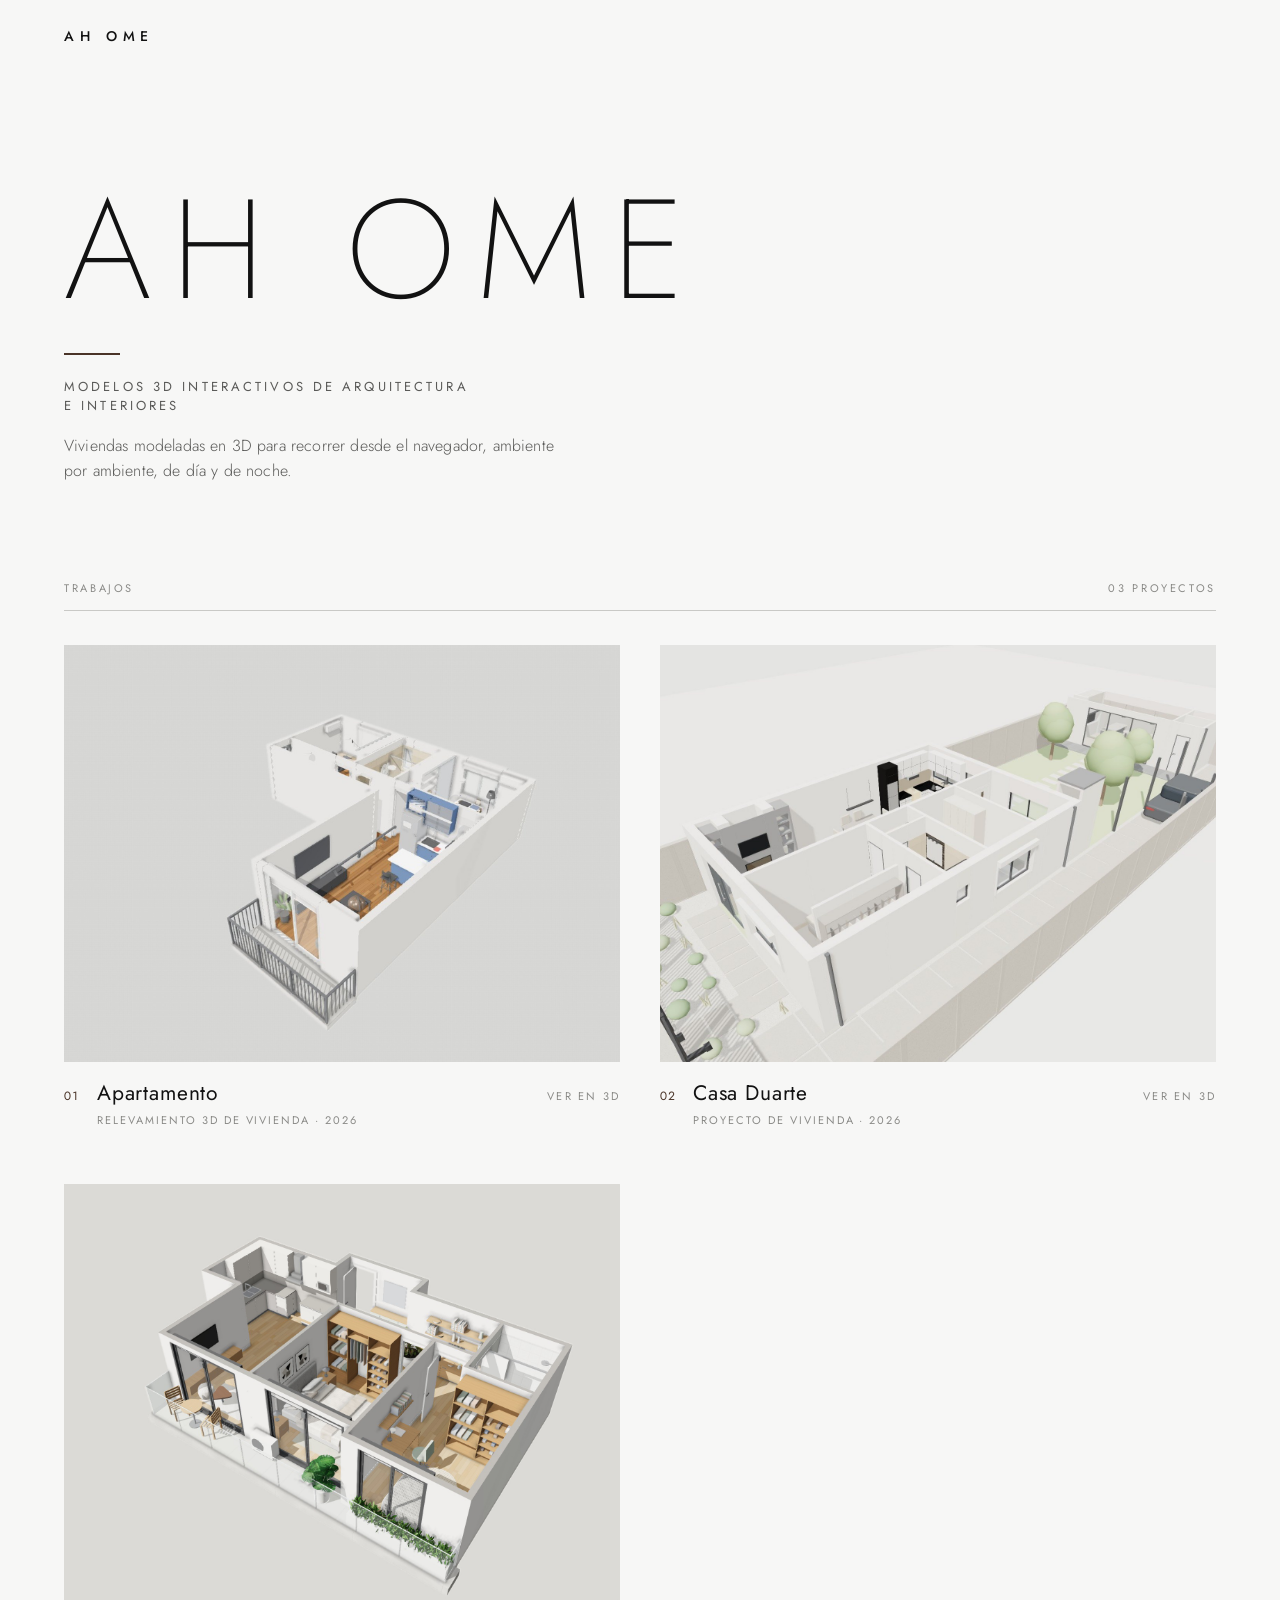
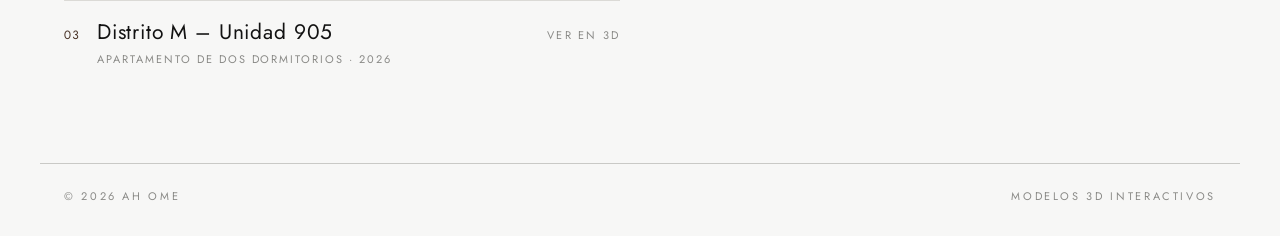
<file: index.html>
<!doctype html>
<html lang="es">
<head>
<meta charset="utf-8">
<meta name="viewport" content="width=device-width,initial-scale=1,viewport-fit=cover">
<title>AH OME</title>
<meta name="description" content="AH OME · Modelos 3D interactivos de arquitectura e interiores.">
<meta property="og:type" content="website">
<meta property="og:title" content="AH OME">
<meta property="og:description" content="Modelos 3D interactivos de arquitectura e interiores.">
<meta property="og:url" content="https://ahome-uy.github.io/">
<meta property="og:image" content="https://ahome-uy.github.io/og-negro.jpg">
<meta property="og:image:width" content="1200"><meta property="og:image:height" content="630">
<meta name="twitter:card" content="summary_large_image">
<link rel="icon" href="data:image/svg+xml,%3Csvg xmlns='http://www.w3.org/2000/svg' viewBox='0 0 32 32'%3E%3Crect width='32' height='32' fill='%23121212'/%3E%3Crect x='7' y='22' width='18' height='2' fill='%234A3428'/%3E%3Ctext x='16' y='19' font-family='Futura,Arial' font-size='11' letter-spacing='1' fill='white' text-anchor='middle'%3EAH%3C/text%3E%3C/svg%3E">
<link rel="preconnect" href="https://fonts.googleapis.com">
<link rel="stylesheet" href="https://fonts.googleapis.com/css2?family=Jost:wght@200;300;400;500&display=swap">
<link rel="stylesheet" href="estilo.css">
<script src="config.js"></script>
<script src="trabajos.js"></script>
<script src="sitio.js"></script>
</head>
<body>
  <header class="cabecera envoltura">
    <div class="fila">
      <a class="marca" href="./" id="marca"></a>
      <nav class="contacto" id="contacto" aria-label="Contacto"></nav>
    </div>
  </header>
  <main>
    <section class="portada envoltura">
      <h1 id="nombre"></h1>
      <div class="detalle" aria-hidden="true"></div>
      <p class="bajada" id="bajada"></p>
      <p class="texto" id="presentacion"></p>
    </section>
    <section class="seccion envoltura" aria-labelledby="rt">
      <div class="rotulo"><span class="etiqueta" id="rt">Trabajos</span><span class="etiqueta" id="cuenta"></span></div>
      <div class="grilla" id="grilla"><div class="vacio etiqueta">Cargando</div></div>
    </section>
  </main>
  <footer class="pie envoltura"><span class="etiqueta" id="pie-nombre"></span><span class="etiqueta">Modelos 3D interactivos</span></footer>

<script>
(function(){
  const S=window.SITIO||{}, C=S.contacto||{};
  const $=id=>document.getElementById(id);
  const esc=s=>String(s==null?'':s).replace(/[&<>"]/g,c=>({'&':'&amp;','<':'&lt;','>':'&gt;','"':'&quot;'}[c]));
  document.title=S.nombre||'Trabajos';
  $('marca').textContent=S.nombre||'Trabajos';
  $('nombre').textContent=S.nombre||'Trabajos';
  $('bajada').textContent=S.bajada||''; $('bajada').hidden=!S.bajada;
  $('presentacion').textContent=S.presentacion||''; $('presentacion').hidden=!S.presentacion;
  $('pie-nombre').textContent=`© ${new Date().getFullYear()} ${S.nombre||''}`;
  const links=[];
  if(C.email)links.push(`<a href="mailto:${esc(C.email)}">Email</a>`);
  if(C.whatsapp)links.push(`<a href="https://wa.me/${esc(String(C.whatsapp).replace(/\D/g,''))}" target="_blank" rel="noopener">WhatsApp</a>`);
  if(C.instagram)links.push(`<a href="https://instagram.com/${esc(String(C.instagram).replace(/^@/,''))}" target="_blank" rel="noopener">Instagram</a>`);
  $('contacto').innerHTML=links.join('');

  Portfolio.todos().then(items=>{
    const g=$('grilla');
    $('cuenta').textContent=items.length?String(items.length).padStart(2,'0')+(items.length===1?' proyecto':' proyectos'):'';
    if(!items.length){g.innerHTML='<div class="vacio etiqueta">Todavía no hay trabajos cargados</div>';return;}
    g.innerHTML='';
    items.forEach((t,i)=>{
      const a=document.createElement('a'); a.className='tarjeta'; a.href=`ver.html?t=${encodeURIComponent(t.id)}`;
      a.innerHTML=`<div class="img">${Portfolio.planta(t.id)}<img alt="" decoding="async"></div>
        <div class="pie-t"><span class="num">${String(i+1).padStart(2,'0')}</span><h2>${esc(t.titulo)}</h2><span class="ir">Ver en 3D</span>
        <div class="meta">${esc(Portfolio.meta(t))}</div></div>`;
      const img=a.querySelector('img'); img.hidden=true;
      img.onload=()=>{img.hidden=false;}; img.onerror=()=>img.remove();
      img.src=`trabajos/${encodeURIComponent(t.id)}/${encodeURIComponent(t.portada)}`;
      g.appendChild(a);
    });
  });
})();
</script>
</body>
</html>
</file>
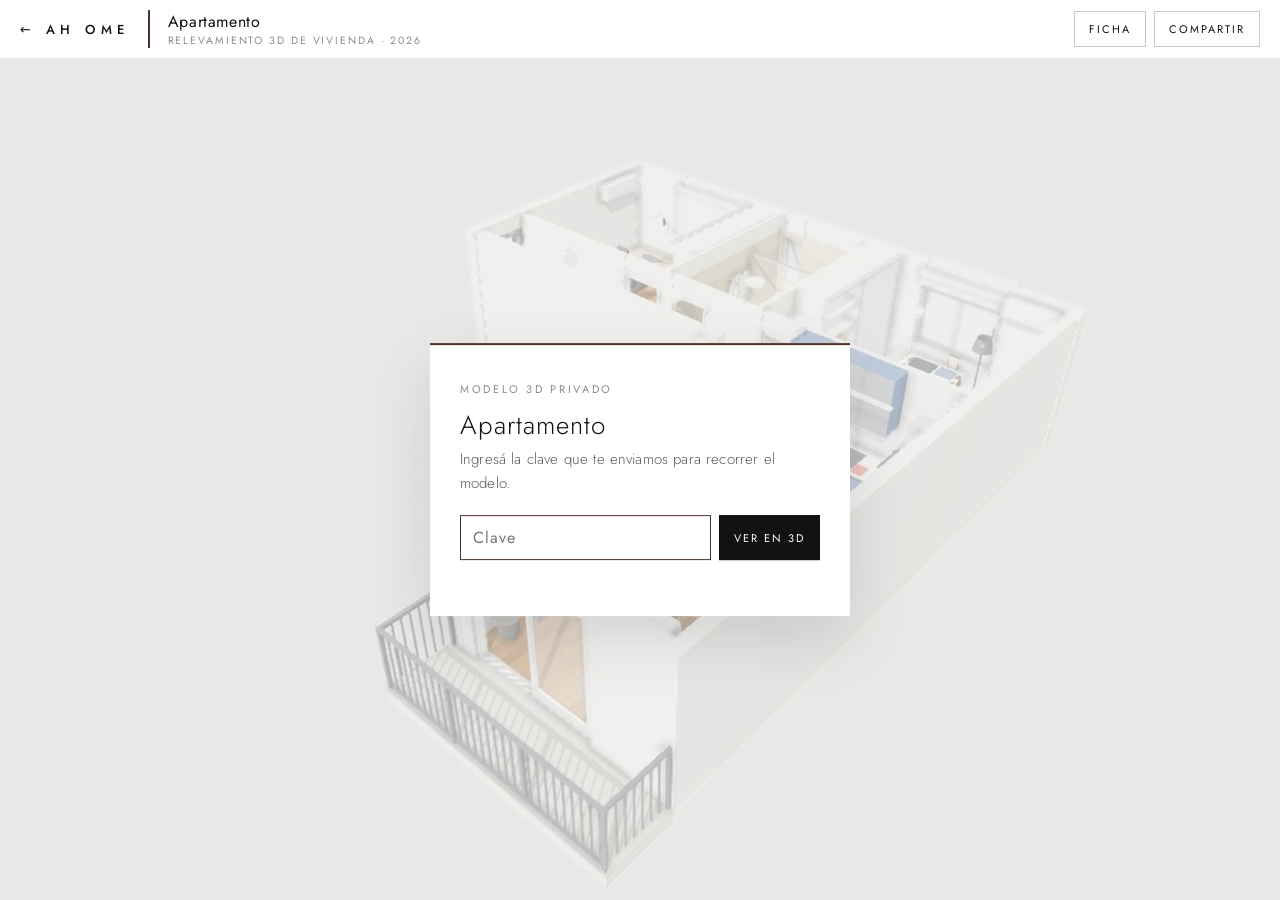
<file: apartamento/index.html>
<!doctype html>
<html lang="es"><head><meta charset="utf-8">
<meta name="viewport" content="width=device-width,initial-scale=1">
<title>Apartamento · AH OME</title>
<meta name="description" content="Relevamiento 3D de vivienda · 2026. Modelo 3D interactivo.">
<meta property="og:type" content="website">
<meta property="og:site_name" content="AH OME">
<meta property="og:title" content="Apartamento · AH OME">
<meta property="og:description" content="Modelo 3D interactivo · Relevamiento 3D de vivienda · 2026">
<meta property="og:url" content="https://ahome-uy.github.io/apartamento/">
<meta property="og:image" content="https://ahome-uy.github.io/trabajos/apartamento/og-negro.jpg">
<meta property="og:image:width" content="1200"><meta property="og:image:height" content="630">
<meta name="twitter:card" content="summary_large_image">
<meta http-equiv="refresh" content="0;url=../ver.html?t=apartamento">
<script>location.replace('../ver.html?t=apartamento'+location.hash);</script>
<style>body{margin:0;background:#F7F7F6}</style>
</head><body></body></html>
</file>
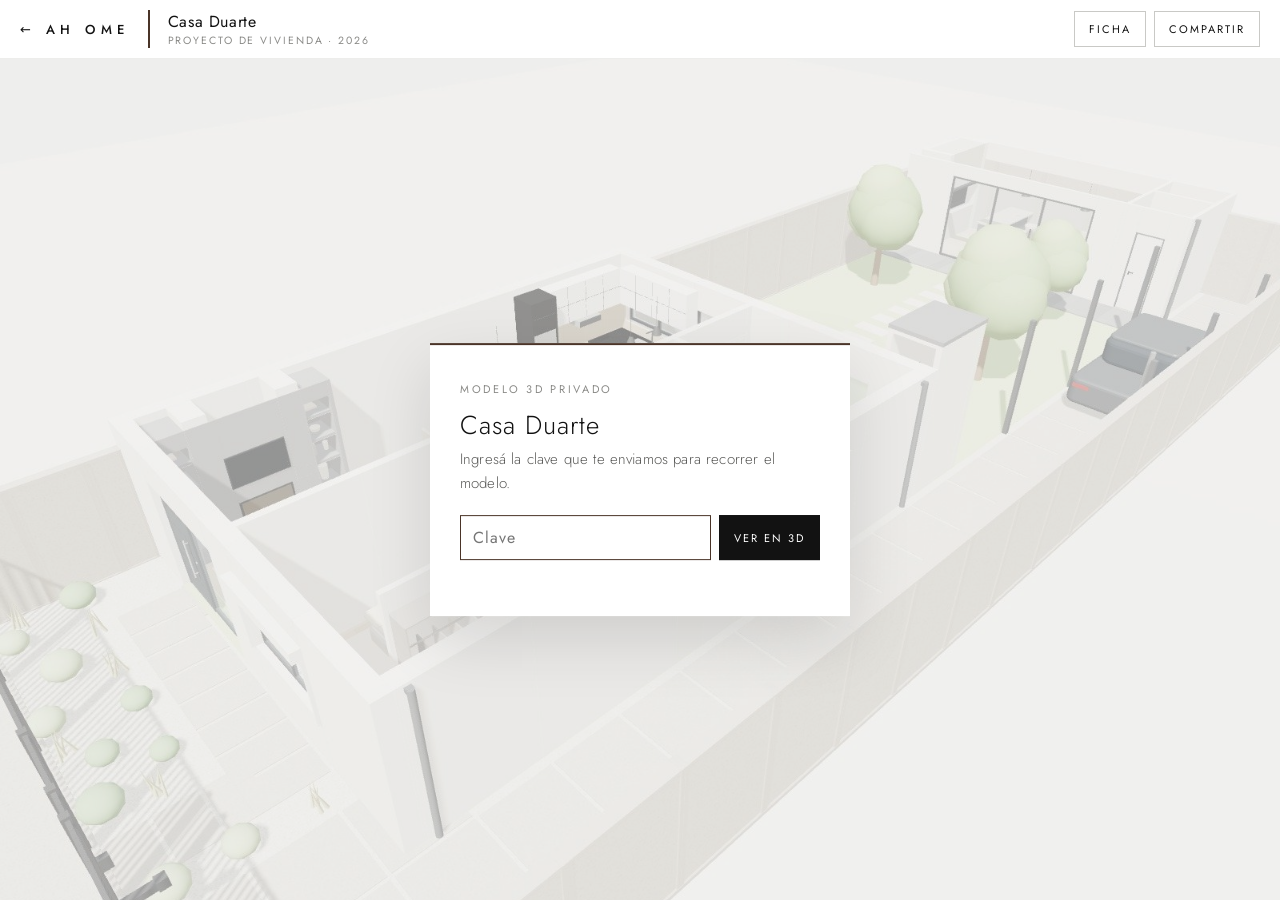
<file: casa-duarte/index.html>
<!doctype html>
<html lang="es"><head><meta charset="utf-8">
<meta name="viewport" content="width=device-width,initial-scale=1">
<title>Casa Duarte · AH OME</title>
<meta name="description" content="Proyecto de vivienda · 2026. Modelo 3D interactivo.">
<meta property="og:type" content="website">
<meta property="og:site_name" content="AH OME">
<meta property="og:title" content="Casa Duarte · AH OME">
<meta property="og:description" content="Modelo 3D interactivo · Proyecto de vivienda · 2026">
<meta property="og:url" content="https://ahome-uy.github.io/casa-duarte/">
<meta property="og:image" content="https://ahome-uy.github.io/trabajos/casa-duarte/og-negro.jpg">
<meta property="og:image:width" content="1200"><meta property="og:image:height" content="630">
<meta name="twitter:card" content="summary_large_image">
<meta http-equiv="refresh" content="0;url=../ver.html?t=casa-duarte">
<script>location.replace('../ver.html?t=casa-duarte'+location.hash);</script>
<style>body{margin:0;background:#F7F7F6}</style>
</head><body></body></html>
</file>
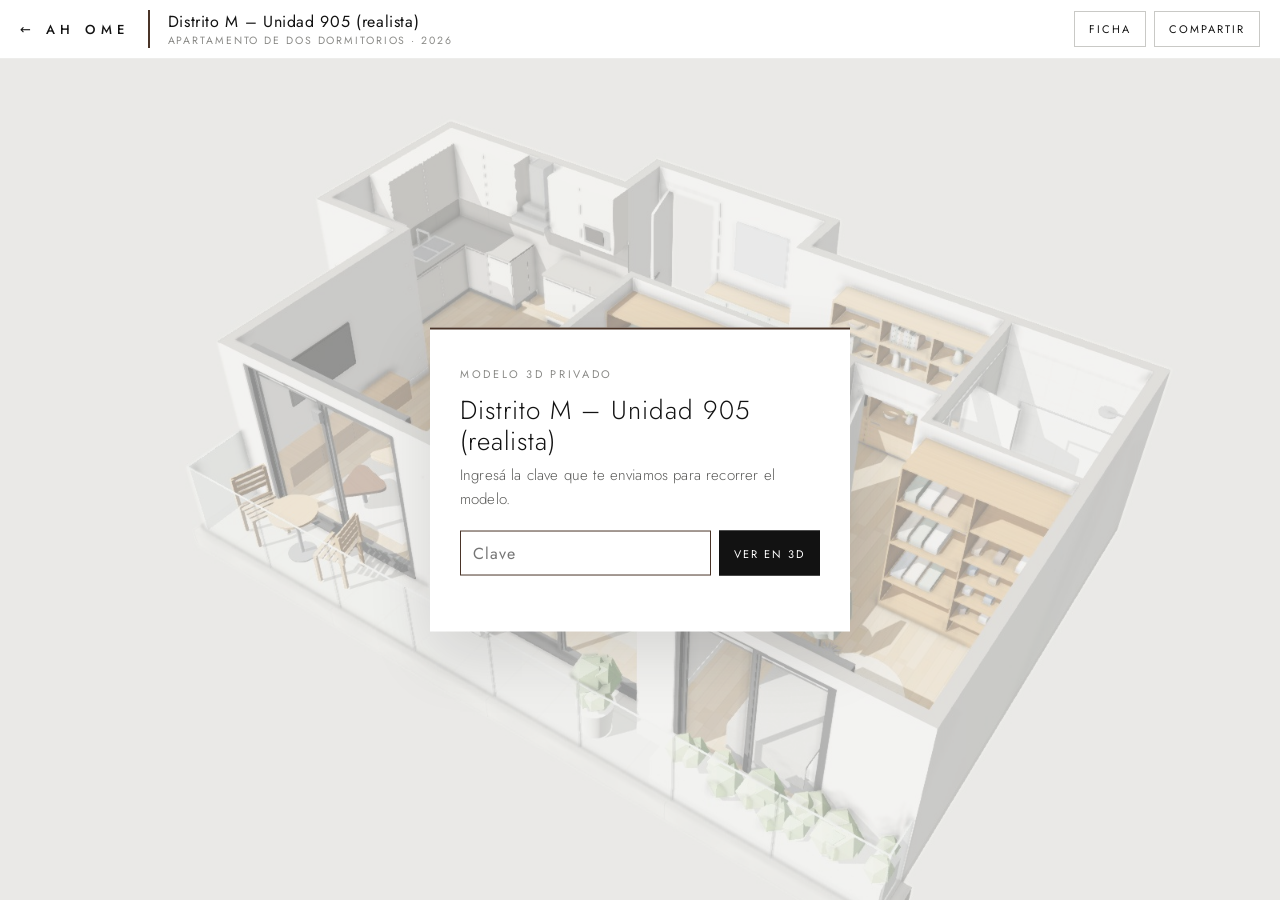
<file: distrito-m-905-real/index.html>
<!doctype html>
<html lang="es"><head><meta charset="utf-8">
<meta name="viewport" content="width=device-width,initial-scale=1">
<title>Distrito M – Unidad 905 (realista) · AH OME</title>
<meta name="description" content="Apartamento de dos dormitorios · 2026. Modelo 3D interactivo.">
<meta property="og:type" content="website">
<meta property="og:site_name" content="AH OME">
<meta property="og:title" content="Distrito M – Unidad 905 (realista) · AH OME">
<meta property="og:description" content="Modelo 3D interactivo · Apartamento de dos dormitorios · 2026">
<meta property="og:url" content="https://ahome-uy.github.io/distrito-m-905-real/">
<meta property="og:image" content="https://ahome-uy.github.io/trabajos/distrito-m-905-real/og-negro.jpg">
<meta property="og:image:width" content="1200"><meta property="og:image:height" content="630">
<meta name="twitter:card" content="summary_large_image">
<meta http-equiv="refresh" content="0;url=../ver.html?t=distrito-m-905-real">
<script>location.replace('../ver.html?t=distrito-m-905-real'+location.hash);</script>
<style>body{margin:0;background:#F7F7F6}</style>
</head><body></body></html>
</file>
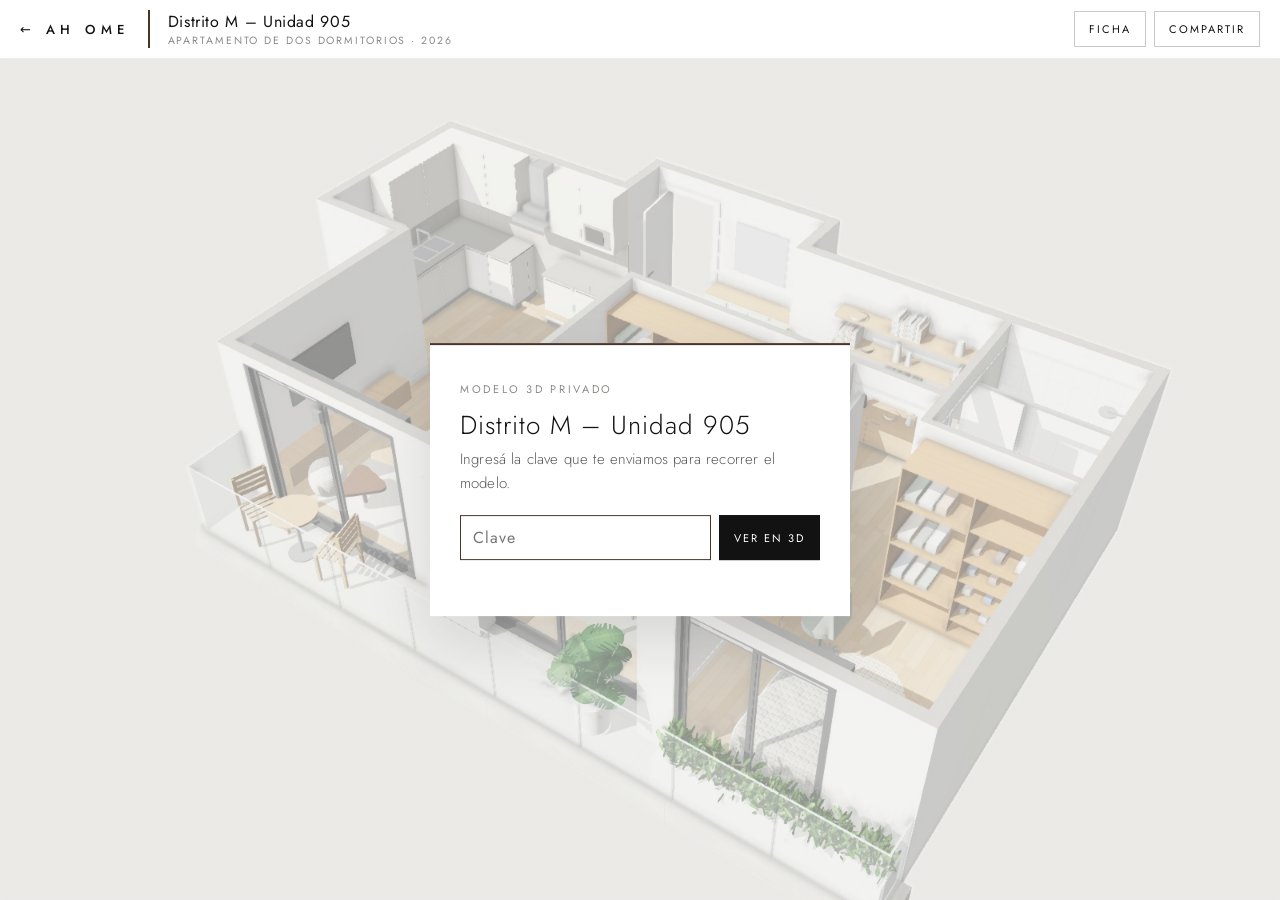
<file: distrito-m-905/index.html>
<!doctype html>
<html lang="es"><head><meta charset="utf-8">
<meta name="viewport" content="width=device-width,initial-scale=1">
<title>Distrito M – Unidad 905 · AH OME</title>
<meta name="description" content="Apartamento de dos dormitorios · 2026. Modelo 3D interactivo.">
<meta property="og:type" content="website">
<meta property="og:site_name" content="AH OME">
<meta property="og:title" content="Distrito M – Unidad 905 · AH OME">
<meta property="og:description" content="Modelo 3D interactivo · Apartamento de dos dormitorios · 2026">
<meta property="og:url" content="https://ahome-uy.github.io/distrito-m-905/">
<meta property="og:image" content="https://ahome-uy.github.io/trabajos/distrito-m-905/og-negro.jpg">
<meta property="og:image:width" content="1200"><meta property="og:image:height" content="630">
<meta name="twitter:card" content="summary_large_image">
<meta http-equiv="refresh" content="0;url=../ver.html?t=distrito-m-905">
<script>location.replace('../ver.html?t=distrito-m-905'+location.hash);</script>
<style>body{margin:0;background:#F7F7F6}</style>
</head><body></body></html>
</file>
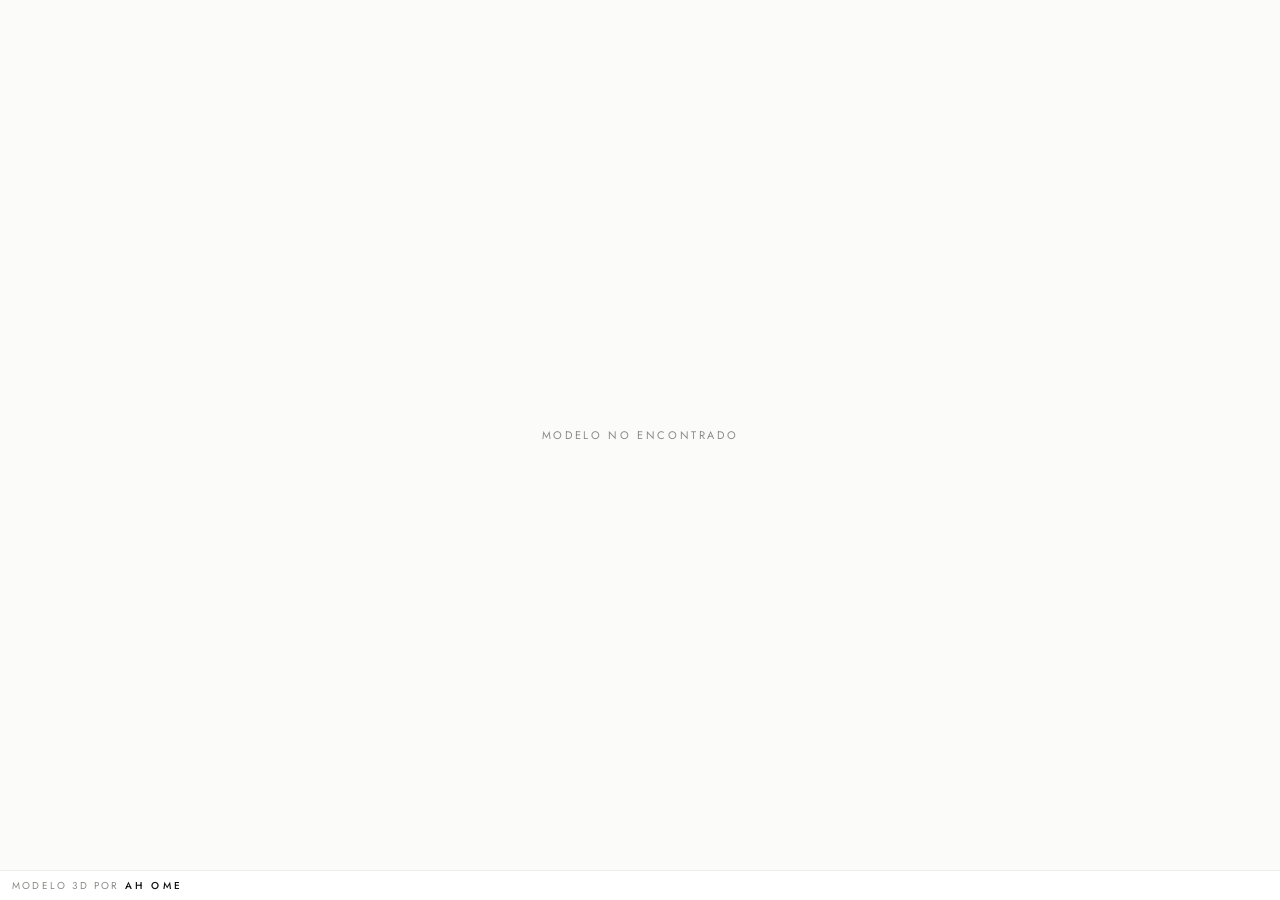
<file: insertar.html>
<!doctype html>
<html lang="es">
<head>
<meta charset="utf-8">
<meta name="viewport" content="width=device-width,initial-scale=1,viewport-fit=cover">
<title>Modelo 3D · AH OME</title>
<meta name="robots" content="noindex">
<link rel="preconnect" href="https://fonts.googleapis.com">
<link rel="stylesheet" href="https://fonts.googleapis.com/css2?family=Jost:wght@300;400;500&display=swap">
<link rel="stylesheet" href="estilo.css">
<script src="config.js"></script>
<script src="trabajos.js"></script>
<script src="sitio.js"></script>
<style>
html,body{height:100%;overflow:hidden}
.ins{height:100%;display:flex;flex-direction:column}
.ins .escena{flex:1;min-height:0}
.credito{display:flex;justify-content:space-between;align-items:center;gap:12px;height:30px;padding:0 max(12px,env(safe-area-inset-right,0px)) 0 max(12px,env(safe-area-inset-left,0px));background:var(--blanco);border-top:1px solid var(--gris-1);font:400 10px var(--f);letter-spacing:.22em;text-transform:uppercase;color:var(--gris-3)}
.credito a{text-decoration:none;color:var(--negro);font-weight:500;letter-spacing:.32em}
.credito a:hover{color:var(--cafe)}
.credito button{font:inherit;letter-spacing:inherit;text-transform:inherit;background:none;border:0;color:var(--gris-4);cursor:pointer;padding:6px 0}
.credito button:hover{color:var(--cafe)}
</style>
</head>
<body>
<div class="ins">
  <div class="escena" id="escena">
    <div class="fondo-portada" id="portada" aria-hidden="true"></div>
    <form class="candado" id="candado" autocomplete="off" hidden>
      <span class="etiqueta">Modelo 3D</span>
      <h2 id="c-titulo"></h2>
      <p>Ingresá la clave para recorrer el modelo.</p>
      <div class="campo"><input id="clave" type="password" placeholder="Clave" aria-label="Clave" autocapitalize="off" spellcheck="false" required><button class="boton lleno" id="b-abrir" type="submit">Ver en 3D</button></div>
      <div class="error" id="error" role="alert"></div>
    </form>
    <div class="cargando" id="cargando">Cargando modelo 3D…</div>
    <iframe id="modelo" title="Modelo 3D" allow="fullscreen" allowfullscreen hidden></iframe>
    <button class="boton salir" id="b-salir" type="button" hidden>Cerrar</button>
  </div>
  <div class="credito"><span>Modelo 3D por <a id="marca" href="./" target="_blank" rel="noopener">AH OME</a></span><button id="b-completa" type="button" hidden>Pantalla completa</button></div>
</div>
<script>
(function(){
  const S=window.SITIO||{}, $=id=>document.getElementById(id);
  $('marca').textContent=S.nombre||'AH OME';
  const id=new URLSearchParams(location.search).get('t');
  const clave=new URLSearchParams(location.hash.slice(1)).get('clave');
  if(!id){$('cargando').textContent='Modelo no encontrado';return;}
  let T=null;
  Portfolio.datos(id).then(t=>{
    T=t; document.title=`${t.titulo} · ${S.nombre||'AH OME'}`; $('c-titulo').textContent=t.titulo;
    const p=$('portada'); p.innerHTML=Portfolio.planta(t.id);
    const img=new Image(); img.alt=''; img.onload=()=>{p.innerHTML='';p.appendChild(img);};
    img.src=`trabajos/${encodeURIComponent(t.id)}/${encodeURIComponent(t.portada)}`;
    if(clave) entrar(clave); else {$('cargando').hidden=true;$('candado').hidden=false;}
  });
  async function entrar(c){
    $('error').textContent='';
    try{
      const html=await Portfolio.abrir(T,c);
      const fr=$('modelo'); fr.src=URL.createObjectURL(new Blob([html],{type:'text/html'})); fr.hidden=false;
      $('candado').hidden=true; $('portada').hidden=true; $('cargando').hidden=true; $('b-completa').hidden=false;
    }catch(e){
      $('cargando').hidden=true; $('candado').hidden=false;
      $('error').textContent=e.message==='clave'?'El enlace no tiene una clave válida.':e.message==='falta'?'Este modelo no está disponible.':'Este navegador no puede abrir el modelo.';
    }
  }
  $('candado').onsubmit=e=>{e.preventDefault();const c=$('clave').value.trim();if(c&&T)entrar(c);};
  const pseudo=on=>{document.body.classList.toggle('completa',on);$('b-salir').hidden=!on;};
  $('b-completa').onclick=()=>{const el=$('escena');
    if(el.requestFullscreen) el.requestFullscreen().catch(()=>window.open(location.href,'_blank'));
    else if(el.webkitRequestFullscreen) el.webkitRequestFullscreen();
    else window.open(location.href,'_blank');};
  $('b-salir').onclick=()=>pseudo(false);
})();
</script>
</body>
</html>
</file>
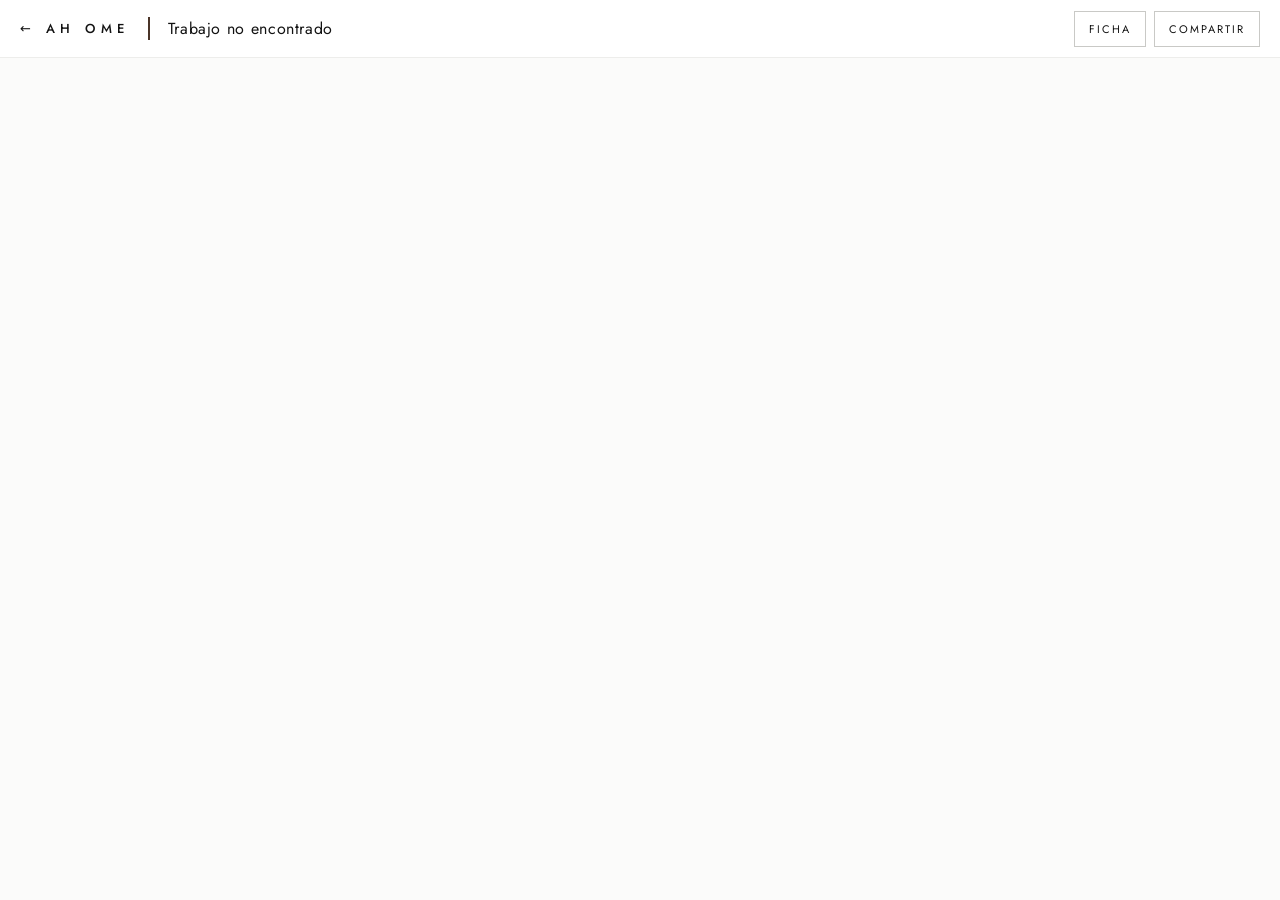
<file: ver.html>
<!doctype html>
<html lang="es" class="alto">
<head>
<meta charset="utf-8">
<meta name="viewport" content="width=device-width,initial-scale=1,viewport-fit=cover">
<title>AH OME</title>
<meta name="robots" content="noindex">
<link rel="icon" href="data:image/svg+xml,%3Csvg xmlns='http://www.w3.org/2000/svg' viewBox='0 0 32 32'%3E%3Crect width='32' height='32' fill='%23121212'/%3E%3Crect x='7' y='22' width='18' height='2' fill='%234A3428'/%3E%3Ctext x='16' y='19' font-family='Futura,Arial' font-size='11' letter-spacing='1' fill='white' text-anchor='middle'%3EAH%3C/text%3E%3C/svg%3E">
<link rel="preconnect" href="https://fonts.googleapis.com">
<link rel="stylesheet" href="https://fonts.googleapis.com/css2?family=Jost:wght@200;300;400;500&display=swap">
<link rel="stylesheet" href="estilo.css">
<script src="config.js"></script>
<script src="trabajos.js"></script>
<script src="sitio.js"></script>
</head>
<body>
<div class="visor">
  <header class="barra">
    <a class="volver" href="./" aria-label="Volver a los trabajos">←&nbsp;<span id="volver">Trabajos</span></a>
    <div class="titulo"><b id="titulo">Cargando…</b><span id="meta"></span></div>
    <div class="acciones">
      <button class="boton opcional" id="b-info" type="button">Ficha</button>
      <button class="boton" id="b-compartir" type="button">Compartir</button>
      <button class="boton" id="b-material" type="button" hidden>Material</button>
      <button class="boton lleno" id="b-completa" type="button" hidden>Ampliar</button>
    </div>
  </header>
  <div class="escena" id="escena">
    <div class="fondo-portada" id="portada" aria-hidden="true"></div>
    <form class="candado" id="candado" autocomplete="off">
      <span class="etiqueta">Modelo 3D privado</span>
      <h2 id="c-titulo"></h2>
      <p>Ingresá la clave que te enviamos para recorrer el modelo.</p>
      <div class="campo">
        <input id="clave" type="password" placeholder="Clave" aria-label="Clave del proyecto" autocapitalize="off" spellcheck="false" required>
        <button class="boton lleno" id="b-abrir" type="submit">Ver en 3D</button>
      </div>
      <div class="error" id="error" role="alert"></div>
    </form>
    <iframe id="modelo" title="Modelo 3D" allow="fullscreen" allowfullscreen hidden></iframe>
    <button class="boton salir" id="b-salir" type="button" hidden>Cerrar</button>
    <aside class="panel-mat" id="material" hidden>
      <button class="cerrar" id="m-cerrar" type="button" aria-label="Cerrar">×</button>
      <span class="etiqueta">Material para publicar</span>
      <p>Elegí la vista y el modo día o noche en el modelo, y después guardá.</p>
      <button class="boton lleno ancho" id="m-imagen" type="button">Guardar imagen</button>
      <button class="boton ancho" id="m-video" type="button">Grabar video</button>
      <small>El video graba lo que hagas en el modelo hasta que toques Detener.</small>
    </aside>
    <div class="grabando" id="grabando" hidden><span class="punto"></span><span id="g-tiempo">0:00</span><button type="button" id="g-parar">Detener y guardar</button></div>
    <aside class="ficha" id="ficha" hidden aria-live="polite">
      <button class="cerrar" id="b-cerrar" type="button" aria-label="Cerrar ficha">×</button>
      <h3 id="f-titulo"></h3><div class="meta" id="f-meta"></div><p id="f-desc"></p>
    </aside>
  </div>
</div>
<div class="aviso" id="aviso" hidden></div>
<script>
(function(){
  const S=window.SITIO||{}, $=id=>document.getElementById(id);
  const id=new URLSearchParams(location.search).get('t');
  $('volver').textContent=S.nombre||'Trabajos';
  function aviso(t){const a=$('aviso');a.textContent=t;a.hidden=false;clearTimeout(aviso.k);aviso.k=setTimeout(()=>a.hidden=true,2200);}
  const guardar=(k,v)=>{try{v==null?sessionStorage.removeItem(k):sessionStorage.setItem(k,v);}catch(e){}};
  const leer=k=>{try{return sessionStorage.getItem(k);}catch(e){return null;}};
  if(!id){$('titulo').textContent='Trabajo no encontrado';$('candado').hidden=true;return;}

  // clave en el enlace (…#clave=xxxx): se usa y se borra de la barra de direcciones
  let deEnlace=null;
  const h=new URLSearchParams(location.hash.slice(1)); if(h.get('clave')){deEnlace=h.get('clave');history.replaceState(null,'',location.pathname+location.search);}

  let T=null, url=null;
  Portfolio.datos(id).then(t=>{
    T=t;
    document.title=`${t.titulo} · ${S.nombre||'Trabajos'}`;
    $('titulo').textContent=t.titulo; $('meta').textContent=Portfolio.meta(t); $('c-titulo').textContent=t.titulo;
    $('f-titulo').textContent=t.titulo; $('f-meta').textContent=Portfolio.meta(t); $('f-desc').textContent=t.descripcion||'';
    if(!t.descripcion)$('b-info').hidden=true;
    // portada: la imagen del proyecto o, si no hay, la planta dibujada
    const p=$('portada'); p.innerHTML=Portfolio.planta(t.id);
    const img=new Image(); img.alt=''; img.onload=()=>{p.innerHTML='';p.appendChild(img);};
    img.src=`trabajos/${encodeURIComponent(t.id)}/${encodeURIComponent(t.portada)}`;
    const c=deEnlace||leer('clave-'+t.id);
    if(c){$('clave').value=c;entrar(c,!deEnlace);} else if(innerWidth>720) $('clave').focus();
  });

  async function entrar(clave,silencio){
    const b=$('b-abrir'); b.disabled=true; b.textContent='Abriendo…'; $('error').textContent='';
    try{
      const html=await Portfolio.abrir(T,clave);
      guardar('clave-'+T.id,clave);
      url&&URL.revokeObjectURL(url); url=URL.createObjectURL(new Blob([html],{type:'text/html'}));
      const fr=$('modelo'); fr.src=url; fr.hidden=false;
      document.body.classList.add('abierto'); $('candado').hidden=true; $('portada').hidden=true; $('b-completa').hidden=false; $('ficha').hidden=true;
      fr.onload=()=>{ $('b-material').hidden=!modelo(); setTimeout(()=>{$('b-material').hidden=!modelo();},2500); };
    }catch(e){
      guardar('clave-'+T.id,null);
      const m=e.message;
      if(!silencio||m!=='clave') $('error').textContent= m==='clave'?'La clave no es correcta.': m==='falta'?'Este modelo todavía no está disponible.':'Este navegador no puede abrir el modelo. Probá con Chrome o Safari actualizados.';
      $('clave').select();
    }finally{b.disabled=false;b.textContent='Ver en 3D';}
  }
  $('candado').onsubmit=e=>{e.preventDefault(); const c=$('clave').value.trim(); if(c&&T) entrar(c);};

  $('b-info').onclick=()=>{$('ficha').hidden=!$('ficha').hidden;$('material').hidden=true;};
  $('b-cerrar').onclick=()=>{$('ficha').hidden=true;};
  $('b-compartir').onclick=async()=>{
    const u=new URL(encodeURIComponent(id)+'/',location.href).href, title=document.title;   // enlace corto con vista previa; nunca incluye la clave
    if(navigator.share){try{await navigator.share({title,url:u});return;}catch(e){if(e&&e.name==='AbortError')return;}}
    try{await navigator.clipboard.writeText(u);aviso('Enlace copiado (sin la clave)');}catch(e){prompt('Copiá este enlace:',u);}
  };
  const pseudo=on=>{document.body.classList.toggle('completa',on);$('b-salir').hidden=!on;};
  $('b-completa').onclick=()=>{
    const el=$('escena');
    if(document.fullscreenElement){document.exitFullscreen();return;}
    if(el.requestFullscreen){el.requestFullscreen().catch(()=>pseudo(true));}
    else if(el.webkitRequestFullscreen){el.webkitRequestFullscreen();}
    else pseudo(true);   // iPhone: ocupa toda la pantalla dentro de la página
  };
  $('b-salir').onclick=()=>pseudo(false);

  // ---- material: imagen en alta y video del recorrido ----
  function modelo(){try{return $('modelo').contentWindow.AHOME||null;}catch(e){return null;}}
  const nombreArch=ext=>{const d=new Date(),z=n=>String(n).padStart(2,'0');return `${T.id}-${d.getFullYear()}${z(d.getMonth()+1)}${z(d.getDate())}-${z(d.getHours())}${z(d.getMinutes())}${z(d.getSeconds())}.${ext}`;};
  function bajar(blob,nombre){const a=document.createElement('a');a.href=URL.createObjectURL(blob);a.download=nombre;document.body.appendChild(a);a.click();a.remove();setTimeout(()=>URL.revokeObjectURL(a.href),4000);}
  $('b-material').onclick=()=>{$('material').hidden=!$('material').hidden;$('ficha').hidden=true;};
  $('m-cerrar').onclick=()=>{$('material').hidden=true;};
  $('m-imagen').onclick=async()=>{
    const M=modelo(); if(!M){aviso('El modelo todavía está cargando');return;}
    const b=$('m-imagen'); b.disabled=true; b.textContent='Guardando…';
    try{const blob=await M.capturar(innerWidth<720?2048:3200); if(!blob)throw 0; bajar(blob,nombreArch('jpg')); aviso('Imagen guardada');}
    catch(e){aviso('No se pudo guardar la imagen');}
    finally{b.disabled=false;b.textContent='Guardar imagen';}
  };
  let rec=null, partes=[], t0=0, reloj=0;
  function tipoVideo(W){const R=W.MediaRecorder; if(!R)return null;
    for(const t of ['video/mp4;codecs=avc1','video/mp4','video/webm;codecs=vp9','video/webm']) if(R.isTypeSupported&&R.isTypeSupported(t)) return t; return '';}
  $('m-video').onclick=()=>{
    const M=modelo(), W=$('modelo').contentWindow; if(!M){aviso('El modelo todavía está cargando');return;}
    const tipo=tipoVideo(W), cv=M.lienzo();
    if(tipo===null||!cv.captureStream){aviso('Este navegador no permite grabar video');return;}
    try{rec=new W.MediaRecorder(cv.captureStream(30),Object.assign({videoBitsPerSecond:8e6},tipo?{mimeType:tipo}:{}));}catch(e){aviso('Este navegador no permite grabar video');return;}
    partes=[]; rec.ondataavailable=e=>{if(e.data&&e.data.size)partes.push(e.data);};
    rec.onstop=()=>{const mt=rec.mimeType||tipo||'video/webm'; bajar(new Blob(partes,{type:mt}),nombreArch(/mp4/.test(mt)?'mp4':'webm')); aviso('Video guardado'); rec=null;};
    rec.start(1000); t0=Date.now(); $('material').hidden=true; $('grabando').hidden=false;
    reloj=setInterval(()=>{const s=Math.floor((Date.now()-t0)/1000);$('g-tiempo').textContent=Math.floor(s/60)+':'+String(s%60).padStart(2,'0');},500);
  };
  $('g-parar').onclick=()=>{clearInterval(reloj); $('grabando').hidden=true; $('g-tiempo').textContent='0:00'; if(rec&&rec.state!=='inactive')rec.stop();};
})();
</script>
</body>
</html>
</file>
<file: estilo.css>
/* AH OME — blanco, grises, negro; marrón oscuro sólo en detalles (líneas, números, hover) */
:root{
  --blanco:#FFFFFF; --fondo:#F7F7F6; --gris-1:#EDEDEB; --gris-2:#C9C9C6; --gris-3:#8A8A87; --gris-4:#5A5A58;
  --negro:#121212; --cafe:#4A3428;
  --f:"Jost","Futura","Century Gothic",system-ui,sans-serif;
  color-scheme:light;
}
*{box-sizing:border-box}
html,body{margin:0}
body{background:var(--fondo);color:var(--negro);font:300 16px/1.6 var(--f);-webkit-font-smoothing:antialiased;letter-spacing:.01em}
a{color:inherit}
:focus-visible{outline:1px solid var(--cafe);outline-offset:4px}
.envoltura{max-width:1200px;margin:0 auto;padding-left:max(24px,env(safe-area-inset-left,0px));padding-right:max(24px,env(safe-area-inset-right,0px))}
.etiqueta{font:400 11px var(--f);letter-spacing:.24em;text-transform:uppercase;color:var(--gris-3)}

/* encabezado */
.cabecera{padding-block:max(26px,env(safe-area-inset-top,0px)) 0}
.cabecera .fila{display:flex;justify-content:space-between;align-items:center;gap:16px;flex-wrap:wrap}
.marca{font:500 14px var(--f);letter-spacing:.42em;text-transform:uppercase;text-decoration:none;white-space:nowrap}
.contacto{display:flex;gap:22px;flex-wrap:wrap}
.contacto a{font:400 11px var(--f);letter-spacing:.2em;text-transform:uppercase;text-decoration:none;color:var(--gris-4);padding-bottom:2px;border-bottom:1px solid transparent;transition:color .2s,border-color .2s}
.contacto a:hover{color:var(--negro);border-color:var(--cafe)}

/* portada */
.portada{padding-block:clamp(64px,12vw,140px) clamp(48px,8vw,96px)}
.portada h1{margin:0;font:200 clamp(54px,11vw,148px)/.9 var(--f);letter-spacing:.14em;text-transform:uppercase;white-space:nowrap}
.portada .detalle{width:56px;height:2px;background:var(--cafe);margin:clamp(26px,4vw,40px) 0 22px}
.portada .bajada{margin:0;font:400 13px var(--f);letter-spacing:.24em;text-transform:uppercase;color:var(--gris-4);max-width:52ch}
.portada .texto{margin:18px 0 0;color:var(--gris-4);max-width:56ch;font-size:16px}

/* trabajos */
.seccion{padding-block:0 96px}
.rotulo{display:flex;justify-content:space-between;align-items:baseline;padding-bottom:14px;margin-bottom:34px;border-bottom:1px solid var(--gris-2)}
.grilla{display:grid;grid-template-columns:repeat(auto-fill,minmax(min(100%,360px),1fr));gap:56px 40px}
.tarjeta{display:flex;flex-direction:column;text-decoration:none;color:inherit;min-width:0}
.tarjeta .img{position:relative;aspect-ratio:4/3;max-width:100%;background:var(--blanco);overflow:hidden}
.tarjeta .img img,.tarjeta .img svg{position:absolute;inset:0;width:100%;height:100%;object-fit:cover;display:block;transition:transform .6s cubic-bezier(.2,.7,.2,1)}
.tarjeta:hover .img img,.tarjeta:hover .img svg{transform:scale(1.025)}
.tarjeta .pie-t{display:grid;grid-template-columns:auto 1fr auto;gap:16px;align-items:baseline;padding-top:18px}
.tarjeta .num{font:400 12px var(--f);letter-spacing:.12em;color:var(--cafe);font-variant-numeric:tabular-nums}
.tarjeta h2{margin:0;font:400 21px/1.25 var(--f);letter-spacing:.04em}
.tarjeta .ir{font:400 11px var(--f);letter-spacing:.2em;text-transform:uppercase;color:var(--gris-3);transition:color .2s}
.tarjeta:hover .ir{color:var(--cafe)}
.tarjeta .meta{grid-column:2/4;margin-top:-10px;font:400 11px var(--f);letter-spacing:.18em;text-transform:uppercase;color:var(--gris-3)}
.tarjeta p{grid-column:2/4;margin:0;color:var(--gris-4);font-size:15px;max-width:58ch}
.vacio{padding:48px;border:1px solid var(--gris-1);color:var(--gris-3);text-align:center}
.pie{border-top:1px solid var(--gris-2);padding-block:24px max(32px,env(safe-area-inset-bottom,0px));display:flex;justify-content:space-between;gap:12px;flex-wrap:wrap}
@media (max-width:560px){.tarjeta .ir{display:none}.contacto{gap:16px}}
@media (prefers-reduced-motion: reduce){*{transition:none!important}}

/* visor */
.visor{height:100%;display:flex;flex-direction:column}
html.alto,html.alto body{height:100%;overflow:hidden}
.barra{display:flex;align-items:center;gap:18px;padding-block:max(10px,env(safe-area-inset-top,0px)) 10px;padding-left:max(20px,env(safe-area-inset-left,0px));padding-right:max(20px,env(safe-area-inset-right,0px));background:var(--blanco);border-bottom:1px solid var(--gris-1);min-height:58px}
.barra .volver{font:500 13px var(--f);letter-spacing:.42em;text-transform:uppercase;text-decoration:none;white-space:nowrap}
.barra .titulo{min-width:0;flex:1;display:flex;flex-direction:column;line-height:1.25;padding-left:18px;border-left:2px solid var(--cafe)}
.barra .titulo b{font:400 16px var(--f);letter-spacing:.04em;white-space:nowrap;overflow:hidden;text-overflow:ellipsis}
.barra .titulo span{font:400 10.5px var(--f);letter-spacing:.18em;text-transform:uppercase;color:var(--gris-3);white-space:nowrap;overflow:hidden;text-overflow:ellipsis}
.barra .acciones{display:flex;gap:8px}
.boton{font:400 11px var(--f);letter-spacing:.18em;text-transform:uppercase;background:transparent;color:var(--negro);border:1px solid var(--gris-2);padding:9px 14px;cursor:pointer;white-space:nowrap;transition:border-color .2s,background .2s,color .2s}
.boton:hover{border-color:var(--negro)}
.boton.lleno{background:var(--negro);color:var(--blanco);border-color:var(--negro)}
.boton.lleno:hover{background:var(--cafe);border-color:var(--cafe)}
.escena{position:relative;flex:1;min-height:0;background:var(--fondo)}
.escena iframe{position:absolute;inset:0;width:100%;height:100%;border:0;display:block}
.ficha{position:absolute;left:max(20px,env(safe-area-inset-left,0px));bottom:max(20px,env(safe-area-inset-bottom,0px));width:min(380px,calc(100% - 40px));background:var(--blanco);padding:22px 24px;box-shadow:0 18px 40px rgba(0,0,0,.10);z-index:2;border-top:2px solid var(--cafe)}
.ficha h3{margin:0 0 6px;font:400 20px var(--f);letter-spacing:.04em}
.ficha .meta{font:400 10.5px var(--f);letter-spacing:.18em;text-transform:uppercase;color:var(--gris-3)}
.ficha p{margin:12px 0 0;font-size:15px;color:var(--gris-4)}
.ficha .cerrar{position:absolute;top:10px;right:10px;border:0;background:none;font:300 22px var(--f);line-height:1;cursor:pointer;color:var(--gris-3);padding:4px 6px}
.aviso{position:fixed;left:50%;bottom:max(24px,env(safe-area-inset-bottom,0px));transform:translateX(-50%);background:var(--negro);color:var(--blanco);font:400 11px var(--f);letter-spacing:.18em;text-transform:uppercase;padding:11px 16px;z-index:5}
.cargando{position:absolute;inset:0;display:grid;place-items:center;font:400 11px var(--f);letter-spacing:.24em;text-transform:uppercase;color:var(--gris-3)}
@media (max-width:620px){.barra .acciones .opcional{display:none}body.abierto #b-compartir{display:none}#volver{display:none}.barra{gap:12px}.barra .titulo span{display:none}.boton{padding:9px 11px}}
/* acceso con clave */
.fondo-portada{position:absolute;inset:0;background:var(--blanco)}
.fondo-portada img,.fondo-portada svg{width:100%;height:100%;object-fit:cover;display:block}
.fondo-portada::after{content:"";position:absolute;inset:0;background:rgba(247,247,246,.55)}
.candado{position:absolute;left:50%;top:50%;transform:translate(-50%,-50%);width:min(420px,calc(100% - 40px));background:var(--blanco);padding:30px 30px 26px;border-top:2px solid var(--cafe);box-shadow:0 24px 60px rgba(0,0,0,.12);z-index:2}
.candado h2{margin:10px 0 6px;font:300 26px/1.2 var(--f);letter-spacing:.04em}
.candado p{margin:0 0 20px;color:var(--gris-4);font-size:15px}
.candado .campo{display:flex;gap:8px}
.candado input{flex:1;min-width:0;font:400 16px var(--f);letter-spacing:.06em;padding:10px 12px;border:1px solid var(--gris-2);background:var(--blanco);color:var(--negro);border-radius:0}
.candado input:focus{outline:none;border-color:var(--cafe)}
.candado .boton:disabled{opacity:.6;cursor:wait}
.candado .error{min-height:20px;margin-top:10px;font-size:13px;color:var(--cafe)}
.escena .salir{position:absolute;top:max(12px,env(safe-area-inset-top,0px));right:max(12px,env(safe-area-inset-right,0px));z-index:3;background:var(--blanco)}
body.completa .escena{position:fixed;inset:0;z-index:20}
/* material para publicar */
.panel-mat{position:absolute;right:max(20px,env(safe-area-inset-right,0px));top:20px;width:min(300px,calc(100% - 40px));background:var(--blanco);padding:22px 22px 20px;box-shadow:0 18px 40px rgba(0,0,0,.12);z-index:4;border-top:2px solid var(--cafe)}
.panel-mat p{margin:8px 0 16px;font-size:14px;color:var(--gris-4)}
.panel-mat small{display:block;margin-top:12px;font-size:12px;color:var(--gris-3);line-height:1.45}
.boton.ancho{display:block;width:100%;margin-top:8px;padding:12px}
.boton:disabled{opacity:.6;cursor:wait}
.panel-mat .cerrar{position:absolute;top:8px;right:8px;border:0;background:none;font:300 22px var(--f);line-height:1;cursor:pointer;color:var(--gris-3);padding:4px 6px}
.grabando{position:absolute;left:50%;top:14px;transform:translateX(-50%);z-index:5;display:flex;align-items:center;gap:12px;background:var(--negro);color:var(--blanco);padding:8px 8px 8px 14px;font:400 12px var(--f);letter-spacing:.12em;font-variant-numeric:tabular-nums}
.grabando .punto{width:9px;height:9px;border-radius:50%;background:#C0392B;animation:lat 1s infinite}
.grabando button{font:400 11px var(--f);letter-spacing:.16em;text-transform:uppercase;background:var(--blanco);color:var(--negro);border:0;padding:8px 12px;cursor:pointer}
@keyframes lat{50%{opacity:.25}}
[hidden]{display:none!important}
</file>
